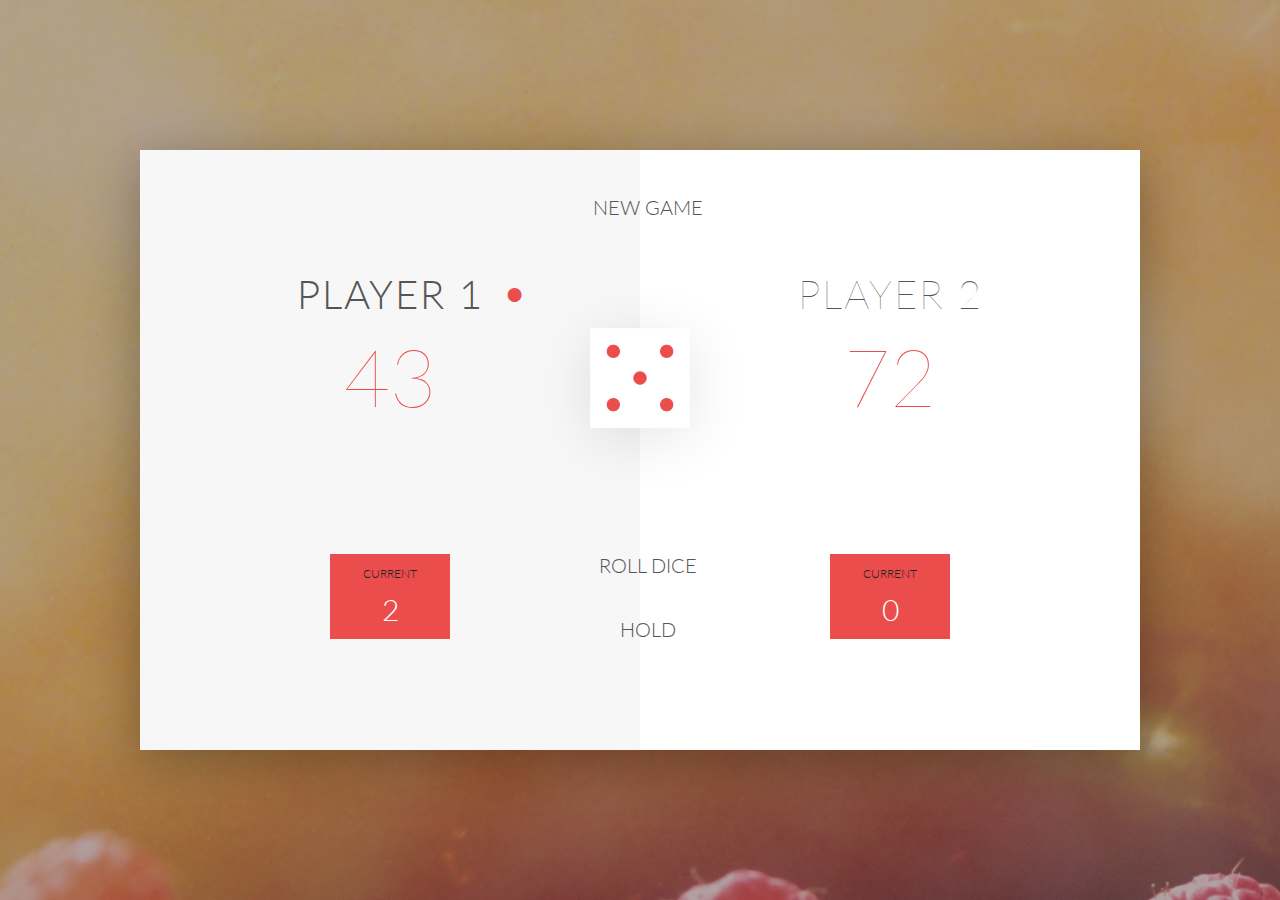
<file: Practice Work/index.html>
<!DOCTYPE html>
<html lang="en">
    <head>
        <meta charset="UTF-8">
        <link href="https://fonts.googleapis.com/css?family=Lato:100,300,600" rel="stylesheet" type="text/css">
        <link href="http://code.ionicframework.com/ionicons/2.0.1/css/ionicons.min.css" rel="stylesheet" type="text/css">
        <link type="text/css" rel="stylesheet" href="style.css">
        
        <title>Pig Game</title>
    </head>

    <body>
        <div class="wrapper clearfix">
            <div class="player-0-panel active">
                <div class="player-name" id="name-0">Player 1</div>
                <div class="player-score" id="score-0">43</div>
                <div class="player-current-box">
                    <div class="player-current-label">Current</div>
                    <div class="player-current-score" id="current-0">11</div>
                </div>
            </div>
            
            <div class="player-1-panel">
                <div class="player-name" id="name-1">Player 2</div>
                <div class="player-score" id="score-1">72</div>
                <div class="player-current-box">
                    <div class="player-current-label">Current</div>
                    <div class="player-current-score" id="current-1">0</div>
                </div>
            </div>
            
            <button class="btn-new"><i class="ion-ios-plus-outline"></i>New game</button>
            <button class="btn-roll"><i class="ion-ios-loop"></i>Roll dice</button>
            <button class="btn-hold"><i class="ion-ios-download-outline"></i>Hold</button>
            
            <img src="dice-5.png" alt="Dice" class="dice">
        </div>
        
        <script src="app.js"></script>
    </body>
</html>
</file>
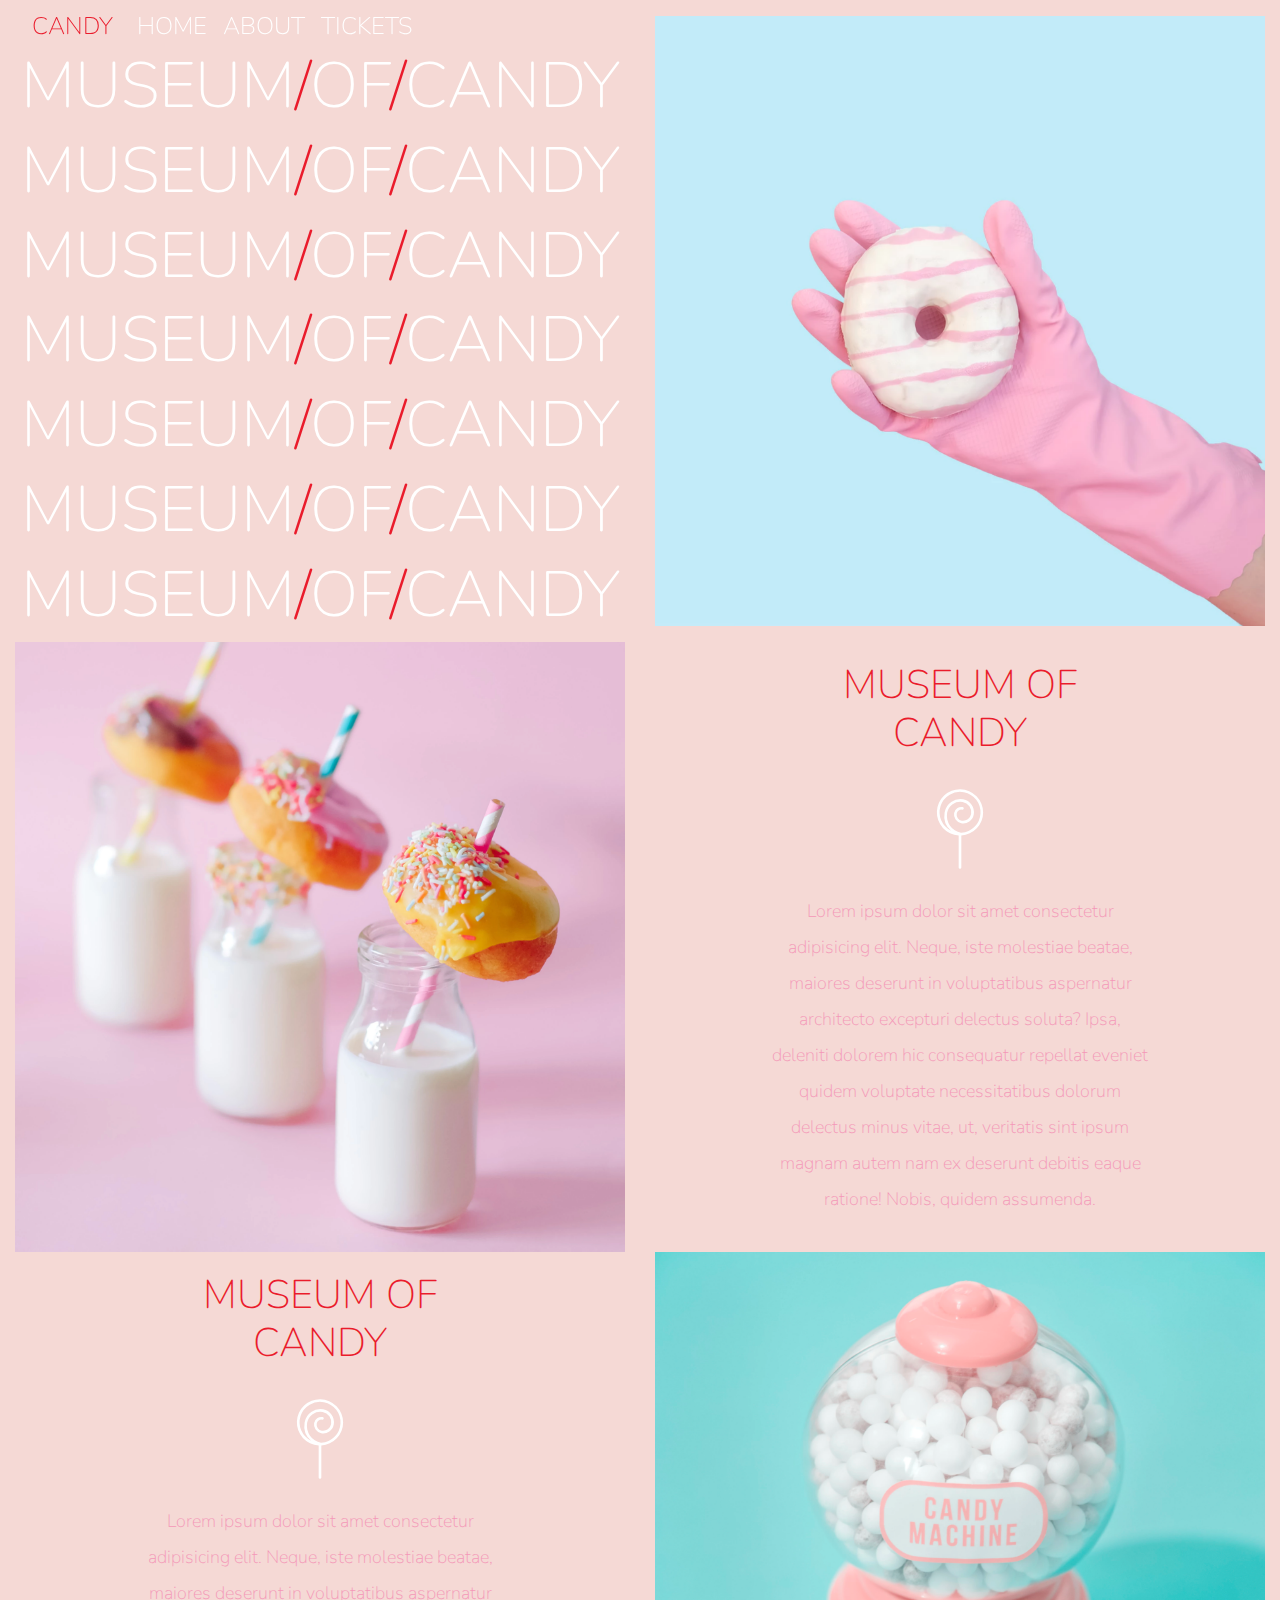
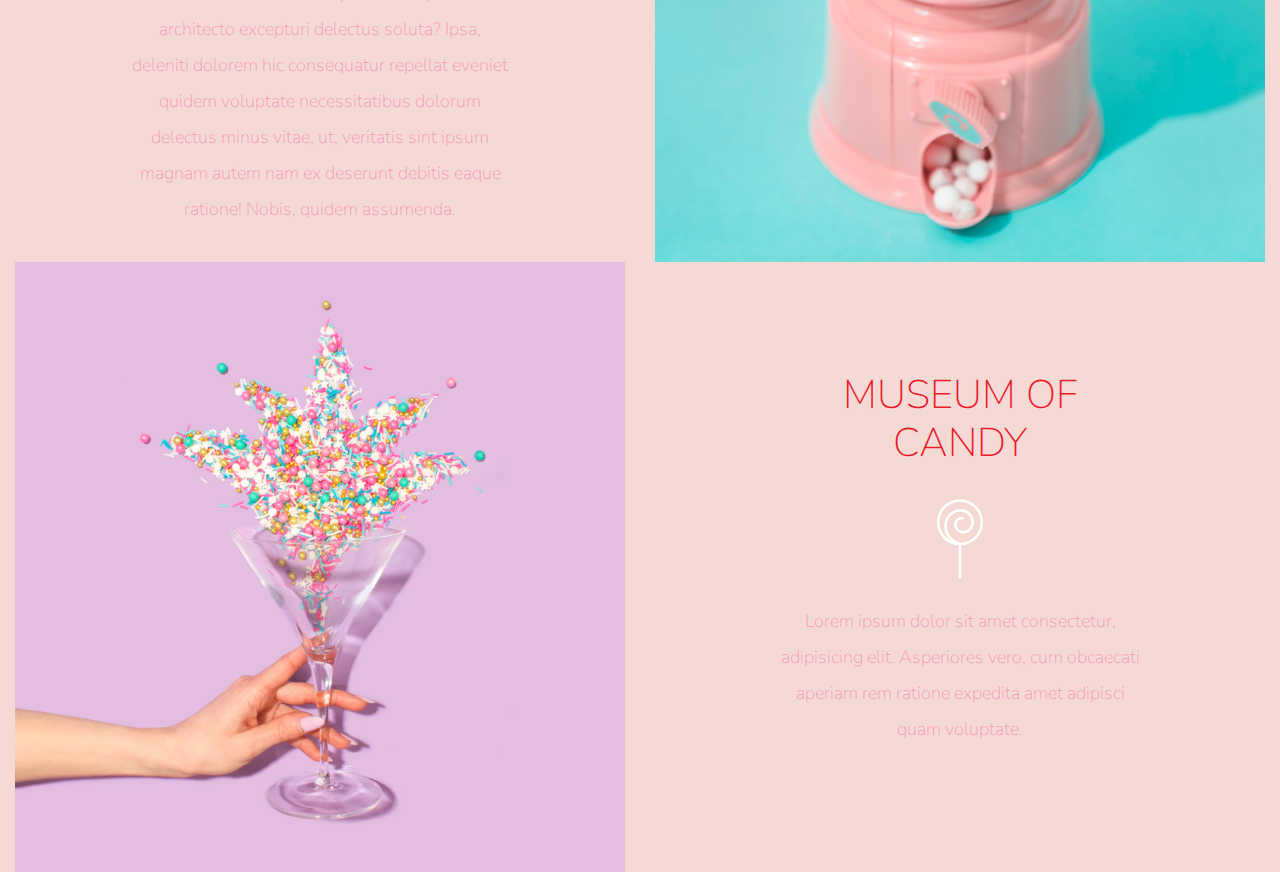
<file: candy/candy.html>
<!doctype html>
<html lang="en">
  <head>
    <!-- Required meta tags -->
    <meta charset="utf-8">
    <meta name="viewport" content="width=device-width, initial-scale=1, shrink-to-fit=yes"> 

    <!-- Bootstrap CSS -->
    <link rel="stylesheet" href="https://stackpath.bootstrapcdn.com/bootstrap/4.3.1/css/bootstrap.min.css" integrity="sha384-ggOyR0iXCbMQv3Xipma34MD+dH/1fQ784/j6cY/iJTQUOhcWr7x9JvoRxT2MZw1T" crossorigin="anonymous">
    <link rel="stylesheet" href="https://use.fontawesome.com/releases/v5.9.0/css/all.css" integrity="sha384-i1LQnF23gykqWXg6jxC2ZbCbUMxyw5gLZY6UiUS98LYV5unm8GWmfkIS6jqJfb4E" crossorigin="anonymous">
    <link href="https://fonts.googleapis.com/css?family=Nunito:200,300,400,700&display=swap" rel="stylesheet">
    <link rel="stylesheet" href="candy.css">
    <title>Museum of Candy</title>
  </head>
  <body>
        <nav id="mainNavbar" class="navbar navbar-expand-md navbar-dark py-0 fixed-top">
            <a class="navbar-brand" href="#">CANDY</a>
                <button class="navbar-toggler" type="button" data-toggle="collapse" data-target="#navLinks" aria-controls="navbarNav" aria-expanded="false" aria-label="Toggle navigation">
                  <span class="navbar-toggler-icon"></span>
                </button>
                <div class="collapse navbar-collapse" id="navLinks">
                  <ul class="navbar-nav">
                    <li class="nav-item">
                      <a class="nav-link" href="#">HOME</a>
                    </li>
                    <li class="nav-item">
                      <a class="nav-link" href="#">ABOUT</a>
                    </li>
                    <li class="nav-item">
                      <a class="nav-link" href="#">TICKETS</a>
                    </li>
                  </ul>
                </div>
        </nav>
        
        <section class="container-fluid px-0">
            <div class="row align-items-center">
                <div class="col-lg-6">
                    <div id="headingGroup" class="text-center text-white d-none d-lg-block mt-5">
                            <h1 class="display-2">MUSEUM<span>/</span>OF<span>/</span>CANDY</h2>
                            <h1 class="display-2">MUSEUM<span>/</span>OF<span>/</span>CANDY</h2>
                            <h1 class="display-2">MUSEUM<span>/</span>OF<span>/</span>CANDY</h2>
                            <h1 class="display-2">MUSEUM<span>/</span>OF<span>/</span>CANDY</h2>
                            <h1 class="display-2">MUSEUM<span>/</span>OF<span>/</span>CANDY</h2>
                            <h1 class="display-2">MUSEUM<span>/</span>OF<span>/</span>CANDY</h2>
                            <h1 class="display-2">MUSEUM<span>/</span>OF<span>/</span>CANDY</h2>
                    </div>
                </div>
                <div class="col-lg-6">
                    <img class="img-fluid" src="hand2.png" alt="#">
                </div>
            </div>
        </section>

        <section class="container-fluid px-0">
            <div class="row align-items-center content">
                <div class="col-md-6 order-2 order-md-1">
                    <img src="milk.png" class="img-fluid" alt="lollypop">
                </div>
                <div class="col-md-6 text-center order-1 order-md-2">
                    <div class="row justify-content-center">
                        <div class="col-10 col-lg-8 blurb mb-5 mb-md-0">
                            <h2> MUSEUM OF CANDY</h2>
                              <img src="lolli_icon.png" alt="lollypop" class="d-none d-lg-inline">
                                <p class="lead">
                                        Lorem ipsum dolor sit amet consectetur adipisicing elit. Neque, iste molestiae beatae, maiores deserunt in voluptatibus aspernatur architecto excepturi delectus soluta? Ipsa, deleniti dolorem hic consequatur repellat eveniet quidem voluptate necessitatibus dolorum delectus minus vitae, ut, veritatis sint ipsum magnam autem nam ex deserunt debitis eaque ratione! Nobis, quidem assumenda.
                                </p>
                        </div> 
                    </div>
                </div>
            </div>
                <div class="row align-items-center content">
                    <div class="col-md-6 text-center">
                        <div class="row justify-content-center">
                            <div class="col-10 col-lg-8 blurb mb-5 mb-md-0">
                                    <h2> MUSEUM OF CANDY</h2>
                                    <img src="lolli_icon.png" alt="lolypop" class="d-none d-lg-inline">
                                    <p class="lead">
                                            Lorem ipsum dolor sit amet consectetur adipisicing elit. Neque, iste molestiae beatae, maiores deserunt in voluptatibus aspernatur architecto excepturi delectus soluta? Ipsa, deleniti dolorem hic consequatur repellat eveniet quidem voluptate necessitatibus dolorum delectus minus vitae, ut, veritatis sint ipsum magnam autem nam ex deserunt debitis eaque ratione! Nobis, quidem assumenda.
                                    </p>
                            </div> 
                        </div>
                    </div>
                   <div class="col-md-6">
                       <img src="gumball.png" class="img-fluid" alt="gumball">
                   </div>
                </div>

                <div class="row align-items-center content">
                        <div class="col-md-6 order-2 order-md-1">
                            <img src="sprinkles.png" class="img-fluid" alt="sprinkles">
                        </div>
                        <div class="col-md-6 text-center order-1 order-md-2">
                            <div class="row justify-content-center">
                                <div class="col-10 col-lg-8 blurb mb-5 mb-md-0">
                                        <h2> MUSEUM OF CANDY</h2>
                                        <img src="lolli_icon.png" alt="lolypop" class="d-none d-lg-inline">
                                        <p class="lead">
                                            Lorem ipsum dolor sit amet consectetur, adipisicing elit. Asperiores vero, cum obcaecati aperiam rem ratione expedita amet adipisci quam voluptate.
                                        </p>
                                </div> 
                            </div>
    
                        </div>
                    </div>

        </section>


    
    <script src="https://code.jquery.com/jquery-3.3.1.slim.min.js" integrity="sha384-q8i/X+965DzO0rT7abK41JStQIAqVgRVzpbzo5smXKp4YfRvH+8abtTE1Pi6jizo" crossorigin="anonymous"></script>
    <script src="https://cdnjs.cloudflare.com/ajax/libs/popper.js/1.14.7/umd/popper.min.js" integrity="sha384-UO2eT0CpHqdSJQ6hJty5KVphtPhzWj9WO1clHTMGa3JDZwrnQq4sF86dIHNDz0W1" crossorigin="anonymous"></script>
    <script src="https://stackpath.bootstrapcdn.com/bootstrap/4.3.1/js/bootstrap.min.js" integrity="sha384-JjSmVgyd0p3pXB1rRibZUAYoIIy6OrQ6VrjIEaFf/nJGzIxFDsf4x0xIM+B07jRM" crossorigin="anonymous"></script>
    <script src="candy.js"></script>

</body>
</html>
</file>
<file: Practice Work/style.css>
/**********************************************
*** GENERAL
**********************************************/

* {
    margin: 0;
    padding: 0;
    box-sizing: border-box;
    
}

.clearfix::after {
    content: "";
    display: table;
    clear: both;
}

body {
    background-image: linear-gradient(rgba(62, 20, 20, 0.4), rgba(62, 20, 20, 0.4)), url(back.jpg);
    background-size: cover;
    background-position: center;
    font-family: Lato;
    font-weight: 300;
    position: relative;
    height: 100vh;
    color: #555;
}

.wrapper {
    width: 1000px;
    position: absolute;
    top: 50%;
    left: 50%;
    transform: translate(-50%, -50%);
    background-color: #fff;
    box-shadow: 0px 10px 50px rgba(0, 0, 0, 0.3);
    overflow: hidden;
}

.player-0-panel,
.player-1-panel {
    width: 50%;
    float: left;
    height: 600px;
    padding: 100px;
}



/**********************************************
*** PLAYERS
**********************************************/

.player-name {
    font-size: 40px;
    text-align: center;
    text-transform: uppercase;
    letter-spacing: 2px;
    font-weight: 100;
    margin-top: 20px;
    margin-bottom: 10px;
    position: relative;
}

.player-score {
    text-align: center;
    font-size: 80px;
    font-weight: 100;
    color: #EB4D4D;
    margin-bottom: 130px;
}

.active { background-color: #f7f7f7; }
.active .player-name { font-weight: 300; }

.active .player-name::after {
    content: "\2022";
    font-size: 47px;
    position: absolute;
    color: #EB4D4D;
    top: -7px;
    right: 10px;
    
}

.player-current-box {
    background-color: #EB4D4D;
    color: #fff;
    width: 40%;
    margin: 0 auto;
    padding: 12px;
    text-align: center;
}

.player-current-label {
    text-transform: uppercase;
    margin-bottom: 10px;
    font-size: 12px;
    color: #222;
}

.player-current-score {
    font-size: 30px;
}

button {
    position: absolute;
    width: 200px;
    left: 50%;
    transform: translateX(-50%);
    color: #555;
    background: none;
    border: none;
    font-family: Lato;
    font-size: 20px;
    text-transform: uppercase;
    cursor: pointer;
    font-weight: 300;
    transition: background-color 0.3s, color 0.3s;
}

button:hover { font-weight: 600; }
button:hover i { margin-right: 20px; }

button:focus {
    outline: none;
}

i {
    color: #EB4D4D;
    display: inline-block;
    margin-right: 15px;
    font-size: 32px;
    line-height: 1;
    vertical-align: text-top;
    margin-top: -4px;
    transition: margin 0.3s;
}

.btn-new { top: 45px;}
.btn-roll { top: 403px;}
.btn-hold { top: 467px;}

.dice {
    position: absolute;
    left: 50%;
    top: 178px;
    transform: translateX(-50%);
    height: 100px;
    box-shadow: 0px 10px 60px rgba(0, 0, 0, 0.10);
}

.winner { background-color: #f7f7f7; }
.winner .player-name { font-weight: 300; color: #EB4D4D; }
</file>
<file: candy/candy.css>
.row {
    max-width: 100%; 
    margin: 0%; 
}

.blurb p {
    color: #f498b8; 
    font-weight: 100; 
    font-size: 1.125rem; 
    line-height: 2; 
}
body {
    background: #f5d9d5; 
    font-family: "Nunito", sans-serif; 
}

.navbar.scrolled {
    background: rgb(222,192,222);
    transition: background-color 500ms linear;
}

.blurb h2 {
    color:#ea1c2c; 
    font-weight:100;
    font-size: 2.5rem;
}

#mainNavbar {
    font-size: 1.5rem; 
    font-weight: 100; 
    max-width:100%;

}

#mainNavbar .nav-link {
    color: white; 
}

#mainNavbar .nav-link:hover {
    color: #ea1c2c; 
}

#mainNavbar .navbar-brand {
    color: #ea1c2c; 
    font-size: 1.5rem;
    margin: 0% 1rem; 

}

#headingGroup span {
    color: #ea1c2c
}
#headingGroup h1 {
    font-weight: 100; 
    font-size: 4rem; 
}

@media (max-width:1200px) {
    #headingGroup h1 {
        font-weight: 100; 
        font-size: 2rem;
}

.content {
    margin-top: 100px;
    margin-bottom: 100px;
} 

.col-lg-6, .col-md-6, #mainNavbar {
    padding:0; 
}
</file>
